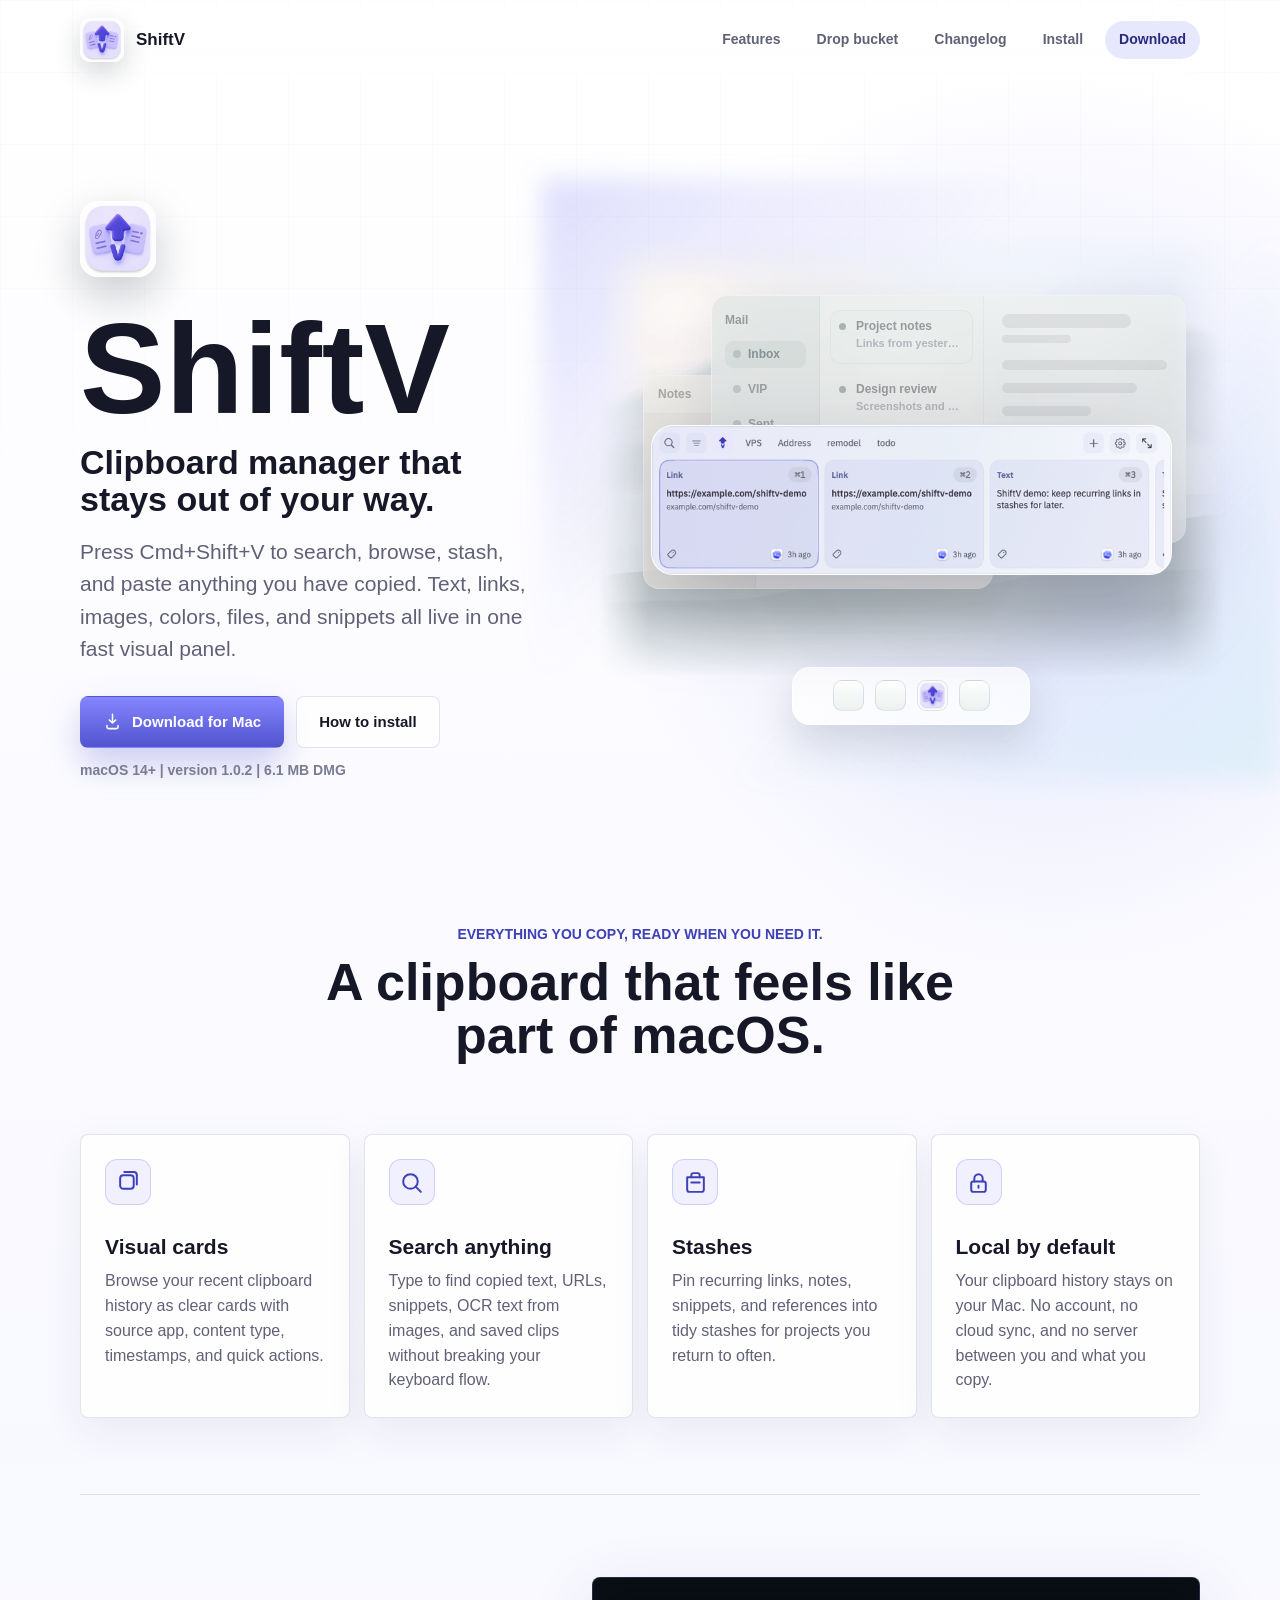
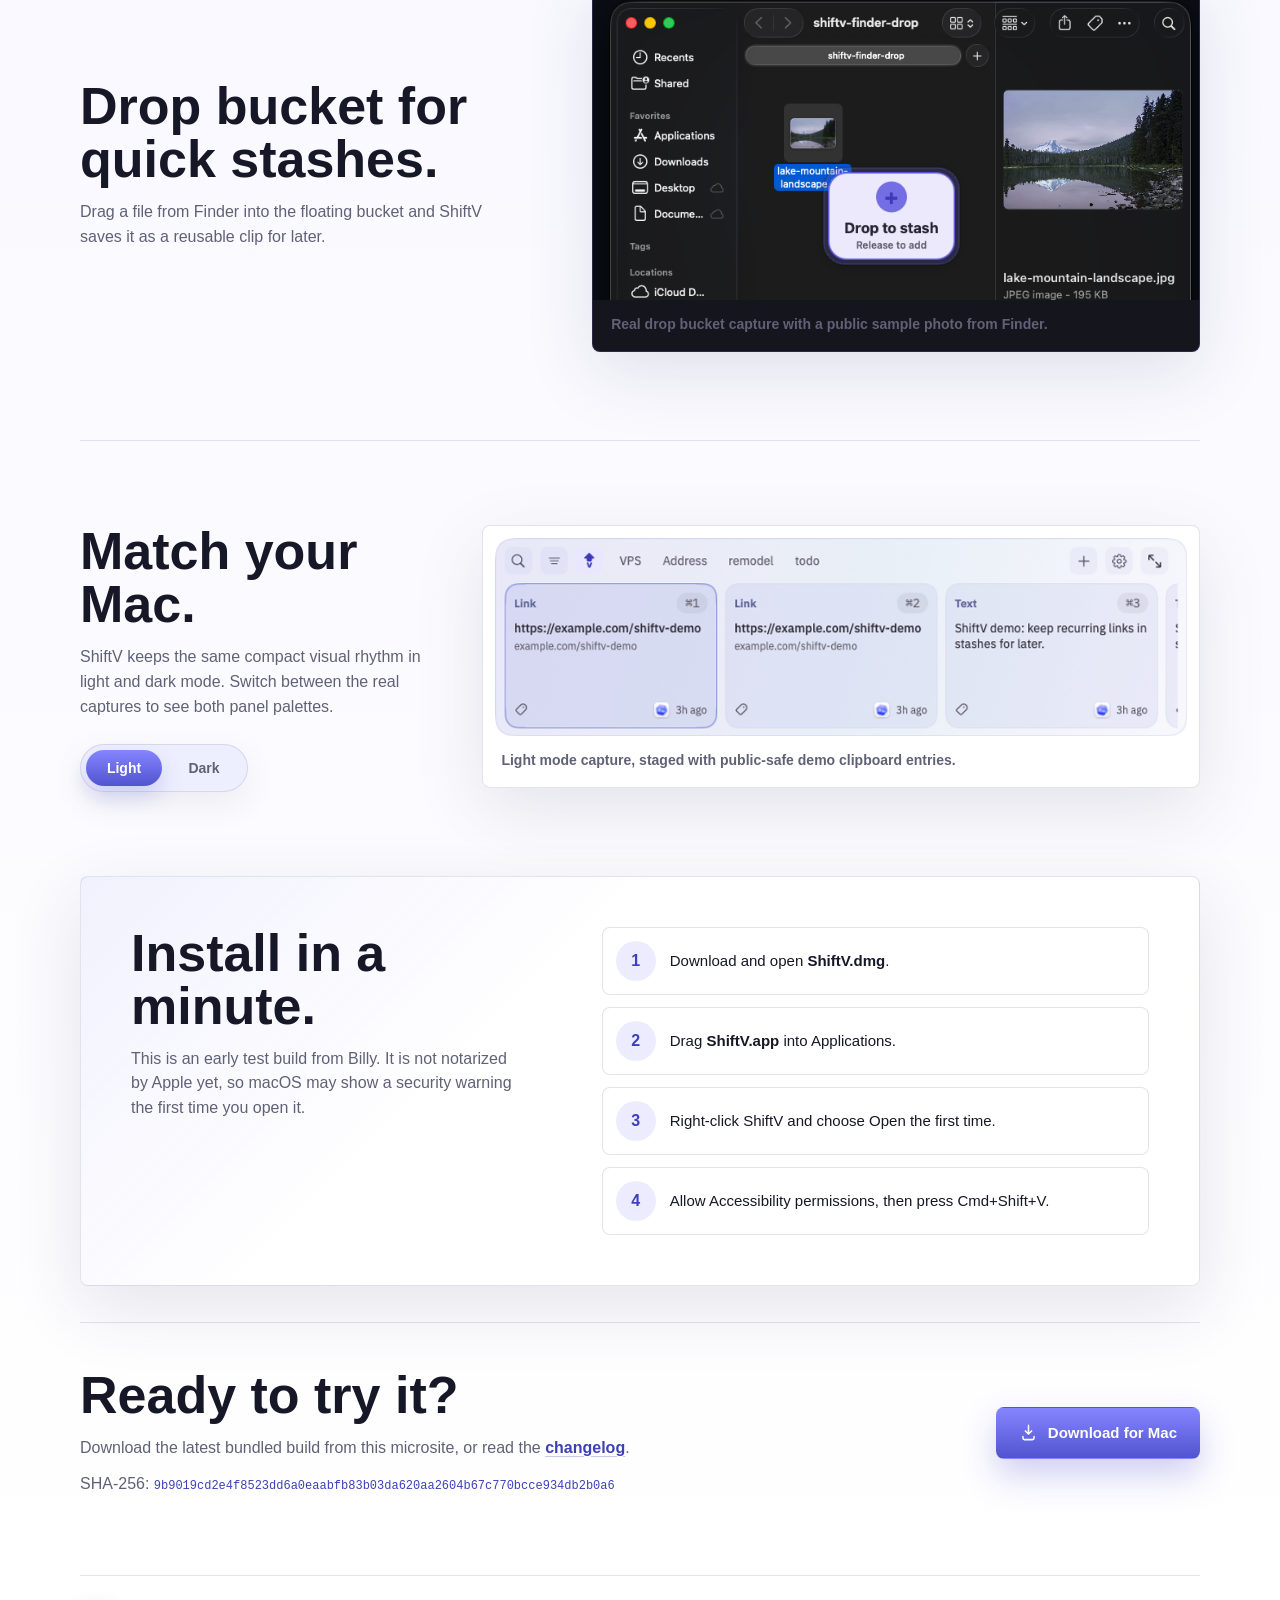
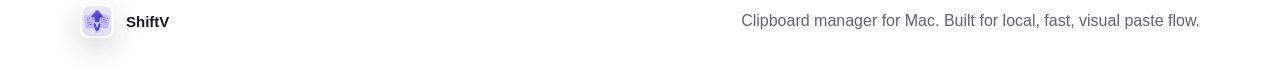
<file: index.html>
<!doctype html>
<html lang="en">
  <head>
    <meta charset="utf-8">
    <meta name="viewport" content="width=device-width, initial-scale=1">
    <title>ShiftV - Clipboard manager for Mac</title>
    <meta
      name="description"
      content="ShiftV is a local-first macOS clipboard manager with visual cards, search, stashes, and Cmd+Shift+V access."
    >
    <meta name="theme-color" content="#f7faf9">
    <meta property="og:title" content="ShiftV - Clipboard manager for Mac">
    <meta
      property="og:description"
      content="Search, browse, stash, and paste anything you have copied on your Mac."
    >
    <meta property="og:type" content="website">
    <link rel="icon" href="./assets/shiftv-icon.png?v=2">
    <link rel="apple-touch-icon" href="./assets/shiftv-icon.png?v=2">
    <link rel="stylesheet" href="./styles.css?v=18">
    <script src="./theme-toggle.js?v=3" defer></script>
  </head>
  <body>
    <header class="site-header" aria-label="Main navigation">
      <a class="brand" href="#top" aria-label="ShiftV home">
        <img src="./assets/shiftv-icon.png?v=2" alt="" width="44" height="44">
        <span>ShiftV</span>
      </a>
      <nav class="nav-links" aria-label="Page sections">
        <a href="#features">Features</a>
        <a href="#drop-bucket">Drop bucket</a>
        <a href="./changelog.html">Changelog</a>
        <a href="#install">Install</a>
        <a class="nav-download" href="./downloads/ShiftV.dmg" download>Download</a>
      </nav>
    </header>

    <main id="top">
      <section class="hero" aria-labelledby="hero-title">
        <div class="hero-copy">
          <img class="hero-icon" src="./assets/shiftv-icon.png?v=2" alt="" width="76" height="76">
          <h1 id="hero-title">ShiftV</h1>
          <p class="lede">Clipboard manager that stays out of your way.</p>
          <p class="hero-text">
            Press Cmd+Shift+V to search, browse, stash, and paste anything you have copied.
            Text, links, images, colors, files, and snippets all live in one fast visual panel.
          </p>
          <div class="hero-actions">
            <a class="button primary" href="./downloads/ShiftV.dmg" download>
              <svg aria-hidden="true" viewBox="0 0 24 24">
                <path d="M12 3v11m0 0 4-4m-4 4-4-4"></path>
                <path d="M5 17v2a2 2 0 0 0 2 2h10a2 2 0 0 0 2-2v-2"></path>
              </svg>
              Download for Mac
            </a>
            <a class="button secondary" href="#install">How to install</a>
          </div>
          <p class="download-meta">macOS 14+ | version 1.0.2 | 6.1 MB DMG</p>
        </div>

        <div class="hero-media" aria-label="ShiftV clipboard panel preview">
          <div class="screen-glow"></div>
          <div class="computer-stage">
            <div class="desktop-scene" aria-hidden="true">
              <div class="desktop-window mail-window">
                <div class="mail-sidebar">
                  <strong>Mail</strong>
                  <span class="mail-folder is-active">
                    <i></i>
                    <span>Inbox</span>
                  </span>
                  <span class="mail-folder">
                    <i></i>
                    <span>VIP</span>
                  </span>
                  <span class="mail-folder">
                    <i></i>
                    <span>Sent</span>
                  </span>
                </div>
                <div class="mail-list">
                  <article class="mail-message is-selected">
                    <span class="mail-dot"></span>
                    <div>
                      <strong>Project notes</strong>
                      <span>Links from yesterday</span>
                    </div>
                  </article>
                  <article class="mail-message">
                    <span class="mail-dot"></span>
                    <div>
                      <strong>Design review</strong>
                      <span>Screenshots and comments</span>
                    </div>
                  </article>
                  <article class="mail-message">
                    <span class="mail-dot"></span>
                    <div>
                      <strong>Receipt</strong>
                      <span>Order confirmation</span>
                    </div>
                  </article>
                </div>
                <div class="mail-preview">
                  <div class="mail-preview-header">
                    <span></span>
                    <span></span>
                  </div>
                  <i></i>
                  <i></i>
                  <i></i>
                </div>
              </div>
              <div class="desktop-window notes-window">
                <div class="notes-toolbar">
                  <strong>Notes</strong>
                  <span></span>
                  <span></span>
                </div>
                <div class="notes-body">
                  <div class="notes-list">
                    <span class="is-active"></span>
                    <span></span>
                    <span></span>
                  </div>
                  <div class="notes-page">
                    <strong>Launch checklist</strong>
                    <i></i>
                    <i></i>
                    <i></i>
                  </div>
                </div>
              </div>
            </div>
            <div class="panel-shell">
              <img
                src="./assets/shiftv-panel-light@2x.png"
                alt="Real ShiftV light mode clipboard panel with visual cards"
              >
            </div>
          </div>
          <div class="dock-strip" aria-hidden="true">
            <span class="dock-dot"></span>
            <span class="dock-dot"></span>
            <span class="dock-dot active"></span>
            <span class="dock-dot"></span>
          </div>
        </div>
      </section>

      <section class="promise" aria-labelledby="promise-title">
        <p class="section-kicker">Everything you copy, ready when you need it.</p>
        <h2 id="promise-title">A clipboard that feels like part of macOS.</h2>
      </section>

      <section class="feature-layout" id="features" aria-label="ShiftV features">
        <article class="feature-card">
          <div class="feature-icon" aria-hidden="true">
            <svg viewBox="0 0 24 24">
              <rect x="4" y="5" width="13" height="13" rx="3"></rect>
              <path d="M8 2h9a3 3 0 0 1 3 3v9"></path>
            </svg>
          </div>
          <h3>Visual cards</h3>
          <p>
            Browse your recent clipboard history as clear cards with source app, content type,
            timestamps, and quick actions.
          </p>
        </article>

        <article class="feature-card">
          <div class="feature-icon" aria-hidden="true">
            <svg viewBox="0 0 24 24">
              <circle cx="11" cy="11" r="7"></circle>
              <path d="m16 16 5 5"></path>
            </svg>
          </div>
          <h3>Search anything</h3>
          <p>
            Type to find copied text, URLs, snippets, OCR text from images, and saved clips
            without breaking your keyboard flow.
          </p>
        </article>

        <article class="feature-card">
          <div class="feature-icon" aria-hidden="true">
            <svg viewBox="0 0 24 24">
              <path d="M4 7h16v12a2 2 0 0 1-2 2H6a2 2 0 0 1-2-2Z"></path>
              <path d="M8 7V5a2 2 0 0 1 2-2h4a2 2 0 0 1 2 2v2"></path>
              <path d="M8 12h8"></path>
            </svg>
          </div>
          <h3>Stashes</h3>
          <p>
            Pin recurring links, notes, snippets, and references into tidy stashes for projects
            you return to often.
          </p>
        </article>

        <article class="feature-card">
          <div class="feature-icon" aria-hidden="true">
            <svg viewBox="0 0 24 24">
              <rect x="5" y="11" width="14" height="10" rx="2"></rect>
              <path d="M8 11V8a4 4 0 0 1 8 0v3"></path>
              <path d="M12 15v2"></path>
            </svg>
          </div>
          <h3>Local by default</h3>
          <p>
            Your clipboard history stays on your Mac. No account, no cloud sync, and no server
            between you and what you copy.
          </p>
        </article>
      </section>

      <section class="bucket-showcase" id="drop-bucket" aria-labelledby="bucket-title">
        <div class="bucket-copy">
          <h2 id="bucket-title">Drop bucket for quick stashes.</h2>
          <p>
            Drag a file from Finder into the floating bucket and ShiftV saves it as a reusable
            clip for later.
          </p>
        </div>

        <figure class="bucket-capture">
          <img
            src="./assets/drop-bucket-finder.png"
            alt="A real ShiftV drop bucket appearing beside a landscape photo dragged from Finder"
          >
          <figcaption>Real drop bucket capture with a public sample photo from Finder.</figcaption>
        </figure>
      </section>

      <section class="showcase theme-showcase" aria-labelledby="theme-title">
        <div class="showcase-copy">
          <h2 id="theme-title">Match your Mac.</h2>
          <p>
            ShiftV keeps the same compact visual rhythm in light and dark mode. Switch between
            the real captures to see both panel palettes.
          </p>
          <div class="theme-toggle" role="group" aria-label="Preview ShiftV appearance">
            <button class="is-active" type="button" data-theme-option="light" aria-pressed="true">Light</button>
            <button type="button" data-theme-option="dark" aria-pressed="false">Dark</button>
          </div>
        </div>
        <figure class="real-capture theme-preview" data-active-theme="light">
          <div class="theme-image-stack">
            <img
              class="theme-image is-active"
              data-theme-image="light"
              src="./assets/shiftv-panel-light@2x.png"
              alt="Real ShiftV panel capture in light mode"
            >
            <img
              class="theme-image"
              data-theme-image="dark"
              src="./assets/shiftv-panel-dark.png"
              alt="Real ShiftV panel capture in dark mode"
            >
          </div>
          <figcaption data-theme-caption>Light mode capture, staged with public-safe demo clipboard entries.</figcaption>
        </figure>
      </section>

      <section class="install" id="install" aria-labelledby="install-title">
        <div class="install-copy">
          <h2 id="install-title">Install in a minute.</h2>
          <p>
            This is an early test build from Billy. It is not notarized by Apple yet, so macOS
            may show a security warning the first time you open it.
          </p>
        </div>
        <ol class="steps">
          <li>
            <span>1</span>
            <p>Download and open <strong>ShiftV.dmg</strong>.</p>
          </li>
          <li>
            <span>2</span>
            <p>Drag <strong>ShiftV.app</strong> into Applications.</p>
          </li>
          <li>
            <span>3</span>
            <p>Right-click ShiftV and choose Open the first time.</p>
          </li>
          <li>
            <span>4</span>
            <p>Allow Accessibility permissions, then press Cmd+Shift+V.</p>
          </li>
        </ol>
      </section>

      <section class="download-panel" aria-labelledby="download-title">
        <div>
          <h2 id="download-title">Ready to try it?</h2>
          <p>
            Download the latest bundled build from this microsite, or read the
            <a class="inline-link" href="./changelog.html">changelog</a>.
          </p>
          <p class="checksum">
              SHA-256: <code>9b9019cd2e4f8523dd6a0eaabfb83b03da620aa2604b67c770bcce934db2b0a6</code>
          </p>
        </div>
        <a class="button primary" href="./downloads/ShiftV.dmg" download>
          <svg aria-hidden="true" viewBox="0 0 24 24">
            <path d="M12 3v11m0 0 4-4m-4 4-4-4"></path>
            <path d="M5 17v2a2 2 0 0 0 2 2h10a2 2 0 0 0 2-2v-2"></path>
          </svg>
          Download for Mac
        </a>
      </section>
    </main>

    <footer class="site-footer">
      <a class="brand small" href="#top" aria-label="ShiftV home">
        <img src="./assets/shiftv-icon.png?v=2" alt="" width="34" height="34">
        <span>ShiftV</span>
      </a>
      <p>Clipboard manager for Mac. Built for local, fast, visual paste flow.</p>
    </footer>
  </body>
</html>
</file>
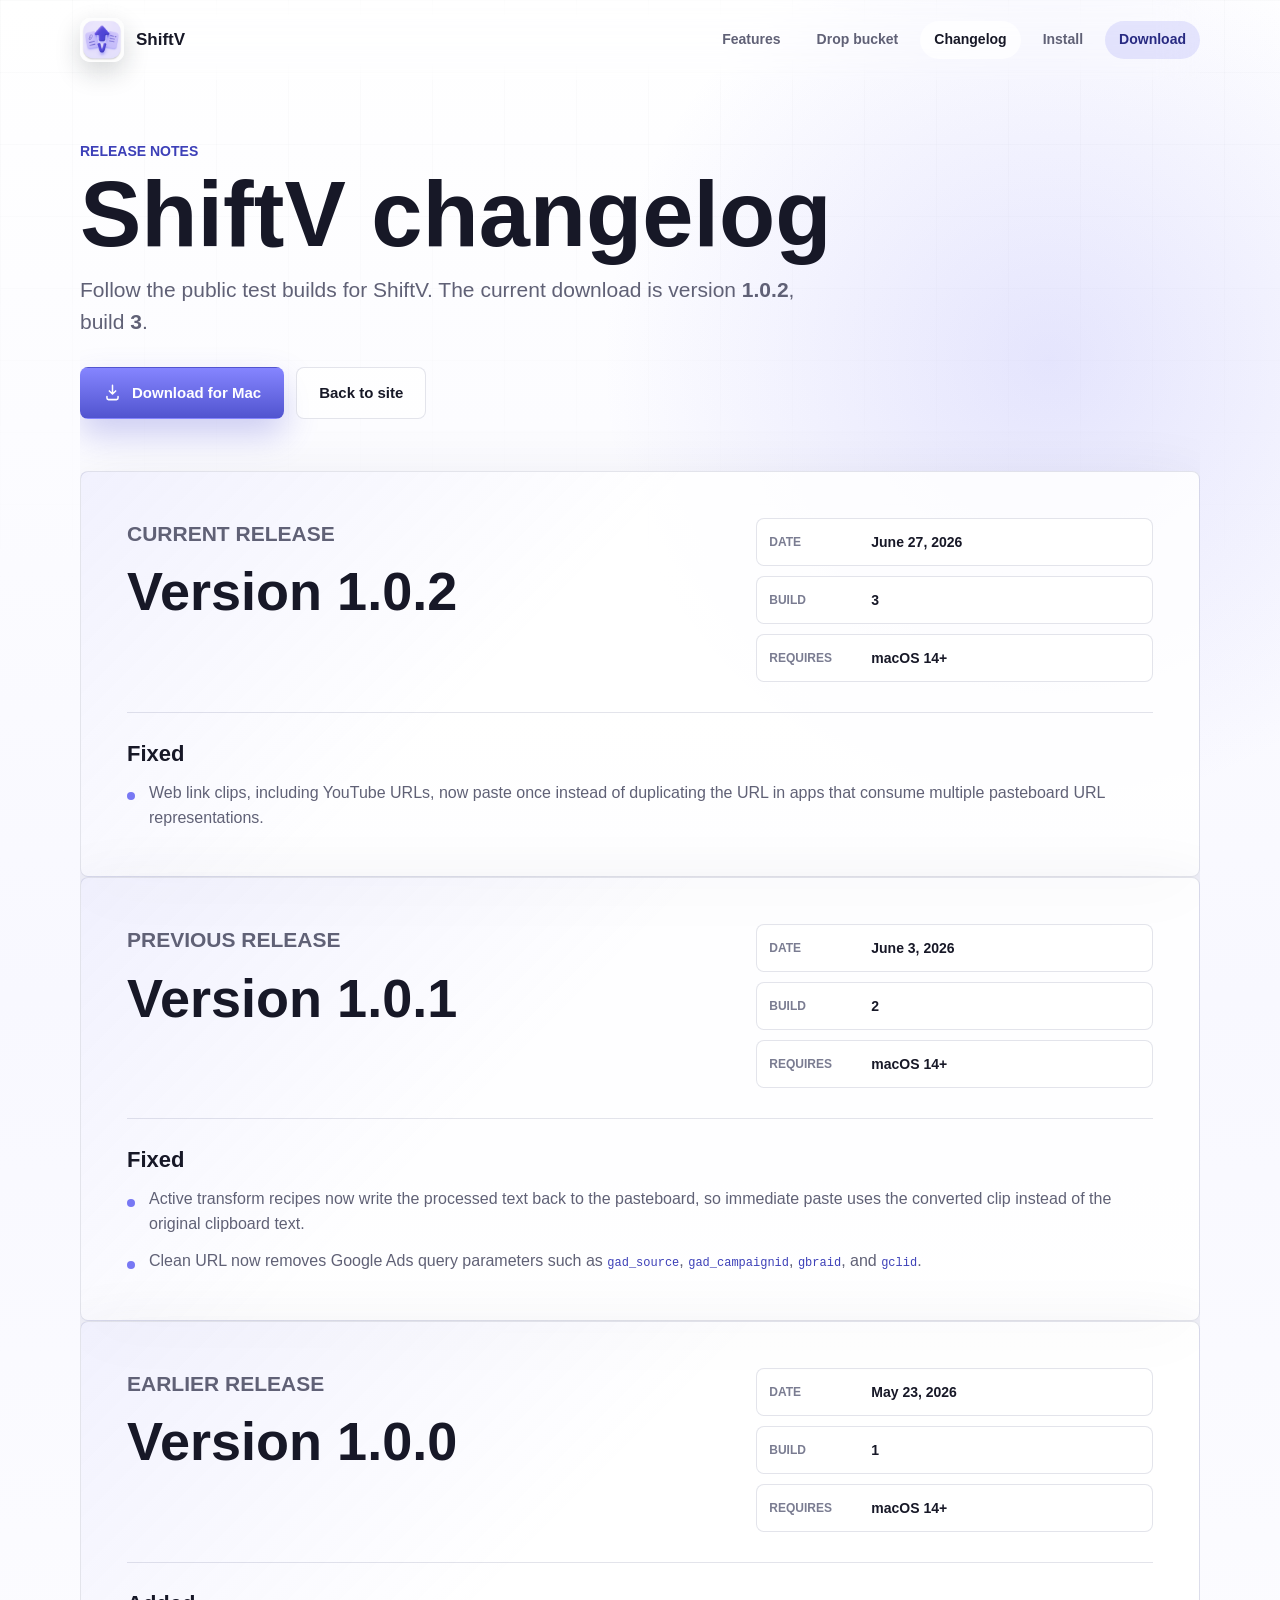
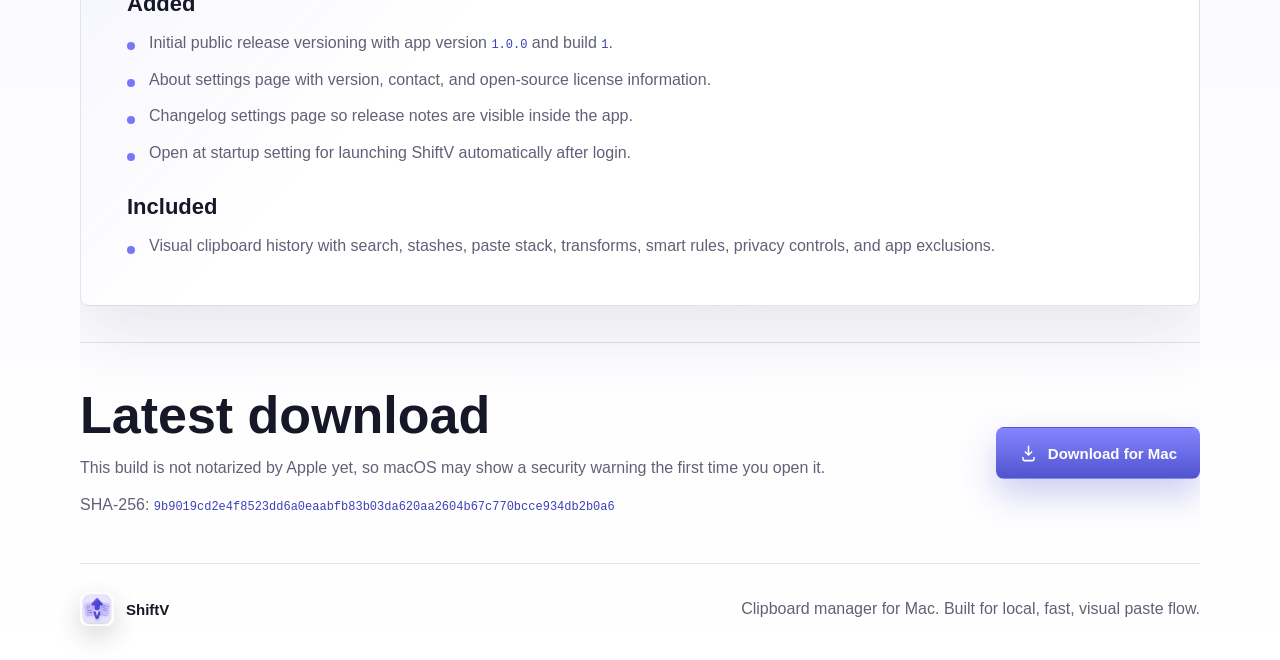
<file: changelog.html>
<!doctype html>
<html lang="en">
  <head>
    <meta charset="utf-8">
    <meta name="viewport" content="width=device-width, initial-scale=1">
    <title>ShiftV Changelog</title>
    <meta
      name="description"
      content="Release notes and version history for ShiftV, a local-first macOS clipboard manager."
    >
    <meta name="theme-color" content="#f7faf9">
    <meta property="og:title" content="ShiftV Changelog">
    <meta
      property="og:description"
      content="See what changed in the latest ShiftV build for Mac."
    >
    <meta property="og:type" content="website">
    <link rel="icon" href="./assets/shiftv-icon.png?v=2">
    <link rel="apple-touch-icon" href="./assets/shiftv-icon.png?v=2">
    <link rel="stylesheet" href="./styles.css?v=18">
  </head>
  <body>
    <header class="site-header" aria-label="Main navigation">
      <a class="brand" href="./index.html" aria-label="ShiftV home">
        <img src="./assets/shiftv-icon.png?v=2" alt="" width="44" height="44">
        <span>ShiftV</span>
      </a>
      <nav class="nav-links" aria-label="Page sections">
        <a href="./index.html#features">Features</a>
        <a href="./index.html#drop-bucket">Drop bucket</a>
        <a href="./changelog.html" aria-current="page">Changelog</a>
        <a href="./index.html#install">Install</a>
        <a class="nav-download" href="./downloads/ShiftV.dmg" download>Download</a>
      </nav>
    </header>

    <main class="release-page">
      <section class="changelog-hero" aria-labelledby="changelog-title">
        <p class="section-kicker">Release notes</p>
        <h1 id="changelog-title">ShiftV changelog</h1>
        <p>
          Follow the public test builds for ShiftV. The current download is version
          <strong>1.0.2</strong>, build <strong>3</strong>.
        </p>
        <div class="release-actions">
          <a class="button primary" href="./downloads/ShiftV.dmg" download>
            <svg aria-hidden="true" viewBox="0 0 24 24">
              <path d="M12 3v11m0 0 4-4m-4 4-4-4"></path>
              <path d="M5 17v2a2 2 0 0 0 2 2h10a2 2 0 0 0 2-2v-2"></path>
            </svg>
            Download for Mac
          </a>
          <a class="button secondary" href="./index.html">Back to site</a>
        </div>
      </section>

      <section class="changelog-card" aria-labelledby="release-102">
        <div class="release-heading">
          <div>
            <p class="section-kicker">Current release</p>
            <h2 id="release-102">Version 1.0.2</h2>
          </div>
          <dl class="release-meta">
            <div>
              <dt>Date</dt>
              <dd>June 27, 2026</dd>
            </div>
            <div>
              <dt>Build</dt>
              <dd>3</dd>
            </div>
            <div>
              <dt>Requires</dt>
              <dd>macOS 14+</dd>
            </div>
          </dl>
        </div>

        <div class="release-section">
          <h3>Fixed</h3>
          <ul class="release-list">
            <li>Web link clips, including YouTube URLs, now paste once instead of duplicating the URL in apps that consume multiple pasteboard URL representations.</li>
          </ul>
        </div>
      </section>

      <section class="changelog-card" aria-labelledby="release-101">
        <div class="release-heading">
          <div>
            <p class="section-kicker">Previous release</p>
            <h2 id="release-101">Version 1.0.1</h2>
          </div>
          <dl class="release-meta">
            <div>
              <dt>Date</dt>
              <dd>June 3, 2026</dd>
            </div>
            <div>
              <dt>Build</dt>
              <dd>2</dd>
            </div>
            <div>
              <dt>Requires</dt>
              <dd>macOS 14+</dd>
            </div>
          </dl>
        </div>

        <div class="release-section">
          <h3>Fixed</h3>
          <ul class="release-list">
            <li>Active transform recipes now write the processed text back to the pasteboard, so immediate paste uses the converted clip instead of the original clipboard text.</li>
            <li>Clean URL now removes Google Ads query parameters such as <code>gad_source</code>, <code>gad_campaignid</code>, <code>gbraid</code>, and <code>gclid</code>.</li>
          </ul>
        </div>
      </section>

      <section class="changelog-card" aria-labelledby="release-100">
        <div class="release-heading">
          <div>
            <p class="section-kicker">Earlier release</p>
            <h2 id="release-100">Version 1.0.0</h2>
          </div>
          <dl class="release-meta">
            <div>
              <dt>Date</dt>
              <dd>May 23, 2026</dd>
            </div>
            <div>
              <dt>Build</dt>
              <dd>1</dd>
            </div>
            <div>
              <dt>Requires</dt>
              <dd>macOS 14+</dd>
            </div>
          </dl>
        </div>

        <div class="release-section">
          <h3>Added</h3>
          <ul class="release-list">
            <li>Initial public release versioning with app version <code>1.0.0</code> and build <code>1</code>.</li>
            <li>About settings page with version, contact, and open-source license information.</li>
            <li>Changelog settings page so release notes are visible inside the app.</li>
            <li>Open at startup setting for launching ShiftV automatically after login.</li>
          </ul>
        </div>

        <div class="release-section">
          <h3>Included</h3>
          <ul class="release-list">
            <li>Visual clipboard history with search, stashes, paste stack, transforms, smart rules, privacy controls, and app exclusions.</li>
          </ul>
        </div>
      </section>

      <section class="download-panel compact" aria-labelledby="download-title">
        <div>
          <h2 id="download-title">Latest download</h2>
          <p>This build is not notarized by Apple yet, so macOS may show a security warning the first time you open it.</p>
          <p class="checksum">
            SHA-256: <code>9b9019cd2e4f8523dd6a0eaabfb83b03da620aa2604b67c770bcce934db2b0a6</code>
          </p>
        </div>
        <a class="button primary" href="./downloads/ShiftV.dmg" download>
          <svg aria-hidden="true" viewBox="0 0 24 24">
            <path d="M12 3v11m0 0 4-4m-4 4-4-4"></path>
            <path d="M5 17v2a2 2 0 0 0 2 2h10a2 2 0 0 0 2-2v-2"></path>
          </svg>
          Download for Mac
        </a>
      </section>
    </main>

    <footer class="site-footer">
      <a class="brand small" href="./index.html" aria-label="ShiftV home">
        <img src="./assets/shiftv-icon.png?v=2" alt="" width="34" height="34">
        <span>ShiftV</span>
      </a>
      <p>Clipboard manager for Mac. Built for local, fast, visual paste flow.</p>
    </footer>
  </body>
</html>
</file>
<file: styles.css>
:root {
  color-scheme: light;
  --bg: #f8f8ff;
  --bg-strong: #eef0ff;
  --text: #171827;
  --muted: #606176;
  --faint: #7a7c91;
  --line: rgba(61, 63, 111, 0.14);
  --line-strong: rgba(61, 63, 111, 0.22);
  --surface: rgba(255, 255, 255, 0.78);
  --surface-solid: #ffffff;
  --dark: #252735;
  --accent: #7878f4;
  --accent-dark: #3d40b8;
  --accent-soft: #e8eaff;
  --cyan: #8fd9e8;
  --warm: #b58df4;
  --shadow-soft: 0 22px 70px rgba(47, 48, 88, 0.12);
  --shadow-panel: 0 28px 90px rgba(35, 36, 61, 0.26);
  --radius: 8px;
  --radius-lg: 18px;
  --content: min(1120px, calc(100vw - 40px));
}

* {
  box-sizing: border-box;
}

html {
  scroll-behavior: smooth;
}

body {
  margin: 0;
  background:
    radial-gradient(circle at 82% 16%, rgba(120, 120, 244, 0.18), transparent 28rem),
    linear-gradient(180deg, #ffffff 0%, var(--bg) 44%, #ffffff 100%);
  color: var(--text);
  font-family: -apple-system, BlinkMacSystemFont, "SF Pro Display", "SF Pro Text", Inter, sans-serif;
  letter-spacing: 0;
}

body::before {
  position: fixed;
  inset: 0;
  z-index: -1;
  pointer-events: none;
  content: "";
  background-image:
    linear-gradient(rgba(21, 31, 40, 0.035) 1px, transparent 1px),
    linear-gradient(90deg, rgba(21, 31, 40, 0.035) 1px, transparent 1px);
  background-size: 72px 72px;
  mask-image: linear-gradient(180deg, rgba(0, 0, 0, 0.55), transparent 68%);
}

img {
  display: block;
  max-width: 100%;
}

a {
  color: inherit;
  text-decoration: none;
}

svg {
  display: block;
  width: 1em;
  height: 1em;
  fill: none;
  stroke: currentColor;
  stroke-linecap: round;
  stroke-linejoin: round;
  stroke-width: 1.9;
}

.site-header {
  position: sticky;
  top: 0;
  z-index: 20;
  display: flex;
  align-items: center;
  justify-content: space-between;
  width: var(--content);
  margin: 0 auto;
  padding: 18px 0;
  backdrop-filter: blur(18px);
}

.brand {
  display: inline-flex;
  align-items: center;
  gap: 12px;
  color: var(--text);
  font-size: 17px;
  font-weight: 750;
}

.brand img {
  border-radius: 10px;
  box-shadow: 0 10px 26px rgba(22, 32, 39, 0.18);
}

.brand.small {
  font-size: 15px;
}

.brand.small img {
  border-radius: 8px;
}

.nav-links {
  display: flex;
  align-items: center;
  gap: 8px;
  font-size: 14px;
  font-weight: 680;
  color: var(--muted);
}

.nav-links a {
  min-height: 38px;
  padding: 10px 14px;
  border-radius: 999px;
}

.nav-links a:hover {
  color: var(--text);
  background: rgba(255, 255, 255, 0.72);
}

.nav-links .nav-download {
  color: #282a82;
  background: rgba(120, 120, 244, 0.17);
}

.nav-links a[aria-current="page"] {
  color: var(--text);
  background: rgba(255, 255, 255, 0.72);
}

main {
  overflow: hidden;
}

.hero {
  display: grid;
  grid-template-columns: minmax(0, 0.88fr) minmax(440px, 1.12fr);
  gap: clamp(36px, 7vw, 92px);
  align-items: center;
  width: var(--content);
  min-height: calc(100vh - 72px);
  margin: 0 auto;
  padding: clamp(44px, 7vh, 84px) 0 72px;
}

.hero-copy {
  position: relative;
  z-index: 2;
}

.hero-icon {
  width: 76px;
  height: 76px;
  margin-bottom: 34px;
  border-radius: 18px;
  box-shadow: 0 18px 44px rgba(15, 24, 30, 0.22);
}

h1,
h2,
h3,
p {
  margin-top: 0;
}

h1 {
  max-width: 8ch;
  margin-bottom: 18px;
  font-size: clamp(72px, 11vw, 128px);
  font-weight: 820;
  line-height: 0.9;
  letter-spacing: 0;
}

.lede {
  max-width: 520px;
  margin-bottom: 18px;
  font-size: clamp(24px, 3vw, 34px);
  font-weight: 770;
  line-height: 1.08;
  letter-spacing: 0;
}

.hero-text {
  max-width: 560px;
  margin-bottom: 30px;
  color: var(--muted);
  font-size: clamp(17px, 2vw, 21px);
  line-height: 1.55;
}

.hero-actions {
  display: flex;
  flex-wrap: wrap;
  gap: 12px;
  align-items: center;
}

.button {
  display: inline-flex;
  align-items: center;
  justify-content: center;
  min-height: 52px;
  gap: 10px;
  padding: 0 22px;
  border: 1px solid transparent;
  border-radius: var(--radius);
  font-size: 15px;
  font-weight: 780;
  line-height: 1;
  transition:
    transform 180ms ease,
    box-shadow 180ms ease,
    border-color 180ms ease,
    background 180ms ease;
}

.button:hover {
  transform: translateY(-1px);
}

.button.primary {
  color: white;
  background: linear-gradient(180deg, #8585ff, #5154cf);
  box-shadow: 0 16px 34px rgba(81, 84, 207, 0.28);
}

.button.primary:hover {
  box-shadow: 0 20px 42px rgba(81, 84, 207, 0.34);
}

.button.secondary {
  color: var(--text);
  background: rgba(255, 255, 255, 0.72);
  border-color: var(--line);
}

.button svg {
  width: 19px;
  height: 19px;
}

.download-meta {
  margin: 14px 0 0;
  color: var(--faint);
  font-size: 14px;
  font-weight: 610;
}

.inline-link {
  color: var(--accent-dark);
  font-weight: 760;
  text-decoration: underline;
  text-decoration-color: rgba(61, 64, 184, 0.28);
  text-underline-offset: 3px;
}

.hero-media {
  position: relative;
  min-width: 0;
}

.screen-glow {
  position: absolute;
  inset: -16% -14% -12%;
  z-index: 0;
  background:
    linear-gradient(135deg, rgba(120, 120, 244, 0.24), transparent 38%),
    linear-gradient(315deg, rgba(143, 217, 232, 0.22), transparent 42%),
    radial-gradient(circle at 48% 50%, rgba(255, 255, 255, 0.88), transparent 38%);
  filter: blur(12px);
}

.computer-stage {
  position: relative;
  min-height: 440px;
  padding: 42px 28px 72px;
}

.desktop-scene {
  position: absolute;
  inset: -18px -24px 18px;
  z-index: 1;
  overflow: visible;
  border: 0;
  border-radius: 0;
  background:
    linear-gradient(180deg, rgba(255, 255, 255, 0.22), rgba(245, 247, 255, 0.46)),
    url("./assets/hero-landscape-bg.png") center / cover;
  box-shadow: none;
  filter: saturate(0.82) contrast(0.94) brightness(1.04);
  mask-image:
    linear-gradient(90deg, transparent 0, #000 8%, #000 92%, transparent 100%),
    linear-gradient(180deg, transparent 0, #000 10%, #000 84%, transparent 100%);
  mask-composite: intersect;
}

.desktop-scene::before {
  position: absolute;
  inset: 0;
  content: "";
  background:
    radial-gradient(circle at 70% 20%, rgba(255, 255, 255, 0.44), transparent 22rem),
    linear-gradient(115deg, rgba(255, 255, 255, 0.26), transparent 42%);
  pointer-events: none;
  z-index: 0;
}

.desktop-scene::after {
  position: absolute;
  right: -12%;
  bottom: -24%;
  width: 58%;
  height: 68%;
  content: "";
  background: radial-gradient(circle, rgba(120, 120, 244, 0.12), transparent 68%);
  pointer-events: none;
  z-index: 0;
}

.desktop-window {
  position: absolute;
  display: grid;
  z-index: 2;
  overflow: hidden;
  border: 1px solid rgba(255, 255, 255, 0.46);
  border-radius: 16px;
  box-shadow: 0 16px 44px rgba(47, 48, 88, 0.1);
  filter: saturate(0.58) contrast(0.86) brightness(1.04);
  backdrop-filter: blur(20px) saturate(0.7);
}

.mail-window {
  top: 58px;
  right: 38px;
  z-index: 3;
  grid-template-columns: 108px minmax(140px, 0.9fr) minmax(160px, 1.1fr);
  width: min(560px, 76%);
  height: 248px;
  background: rgba(232, 240, 237, 0.5);
}

.notes-window {
  top: 138px;
  left: 44px;
  grid-template-rows: 38px minmax(0, 1fr);
  width: min(410px, 56%);
  height: 214px;
  background: rgba(248, 242, 231, 0.48);
  box-shadow: 0 14px 38px rgba(79, 65, 43, 0.08);
}

.mail-sidebar {
  display: grid;
  align-content: start;
  gap: 8px;
  padding: 17px 13px;
  background: rgba(221, 234, 229, 0.52);
  border-right: 1px solid rgba(54, 90, 83, 0.07);
}

.mail-sidebar strong {
  margin-bottom: 6px;
  color: rgba(23, 24, 39, 0.42);
  font-size: 12px;
  font-weight: 780;
}

.mail-folder {
  display: flex;
  align-items: center;
  min-height: 27px;
  gap: 7px;
  padding: 0 8px;
  border-radius: 8px;
  color: rgba(23, 24, 39, 0.38);
  font-size: 12px;
  font-weight: 670;
}

.mail-folder.is-active {
  color: rgba(66, 108, 114, 0.72);
  background: rgba(126, 164, 158, 0.12);
}

.mail-folder i {
  flex: 0 0 auto;
  width: 8px;
  height: 8px;
  border-radius: 50%;
  background: rgba(92, 136, 130, 0.32);
}

.mail-list {
  display: grid;
  align-content: start;
  gap: 9px;
  padding: 14px 10px;
  background: rgba(246, 250, 248, 0.42);
  border-right: 1px solid rgba(54, 90, 83, 0.06);
}

.mail-message {
  display: grid;
  grid-template-columns: 9px minmax(0, 1fr);
  align-items: start;
  gap: 8px;
  min-height: 54px;
  padding: 9px;
  border-radius: 10px;
  color: rgba(23, 24, 39, 0.34);
}

.mail-message.is-selected {
  background: rgba(226, 239, 237, 0.48);
  box-shadow: inset 0 0 0 1px rgba(92, 136, 130, 0.08);
}

.mail-dot {
  width: 7px;
  height: 7px;
  margin-top: 4px;
  border-radius: 50%;
  background: rgba(120, 157, 152, 0.72);
}

.mail-message strong,
.mail-message span {
  display: block;
  overflow: hidden;
  text-overflow: ellipsis;
  white-space: nowrap;
}

.mail-message strong {
  margin-bottom: 4px;
  color: rgba(23, 24, 39, 0.44);
  font-size: 12px;
  font-weight: 760;
}

.mail-message span {
  color: rgba(96, 97, 118, 0.44);
  font-size: 11px;
  font-weight: 560;
}

.mail-preview {
  display: grid;
  align-content: start;
  gap: 13px;
  padding: 18px 18px 0;
  background: rgba(250, 252, 251, 0.34);
}

.mail-preview-header {
  display: grid;
  gap: 7px;
  margin-bottom: 4px;
}

.mail-preview-header span,
.mail-preview i {
  display: block;
  border-radius: 999px;
  background: rgba(23, 24, 39, 0.08);
}

.mail-preview-header span:first-child {
  width: 78%;
  height: 14px;
}

.mail-preview-header span:last-child {
  width: 42%;
  height: 8px;
}

.mail-preview i {
  height: 10px;
}

.mail-preview i:nth-child(3) {
  width: 82%;
}

.mail-preview i:nth-child(4) {
  width: 54%;
}

.notes-toolbar {
  display: flex;
  align-items: center;
  gap: 8px;
  padding: 0 14px;
  border-bottom: 1px solid rgba(119, 92, 46, 0.06);
  background: rgba(250, 246, 235, 0.44);
}

.notes-toolbar strong {
  margin-right: auto;
  color: rgba(56, 47, 32, 0.4);
  font-size: 12px;
  font-weight: 780;
}

.notes-toolbar span {
  width: 18px;
  height: 18px;
  border-radius: 6px;
  background: rgba(189, 163, 112, 0.14);
}

.notes-body {
  display: grid;
  grid-template-columns: 112px minmax(0, 1fr);
  min-height: 0;
}

.notes-list {
  display: grid;
  align-content: start;
  gap: 10px;
  padding: 14px 12px;
  background: rgba(239, 228, 207, 0.28);
  border-right: 1px solid rgba(119, 92, 46, 0.05);
}

.notes-list span {
  height: 28px;
  border-radius: 9px;
  background: rgba(128, 111, 82, 0.08);
}

.notes-list span.is-active {
  background: rgba(204, 177, 121, 0.16);
  box-shadow: inset 0 0 0 1px rgba(150, 122, 72, 0.06);
}

.notes-page {
  display: grid;
  align-content: start;
  gap: 12px;
  padding: 17px;
  background: rgba(255, 252, 244, 0.32);
}

.notes-page strong {
  color: rgba(56, 47, 32, 0.42);
  font-size: 13px;
  font-weight: 780;
}

.notes-page i {
  display: block;
  height: 9px;
  border-radius: 999px;
  background: rgba(79, 65, 43, 0.08);
}

.notes-page i:nth-child(3) {
  width: 76%;
}

.notes-page i:nth-child(4) {
  width: 48%;
}

.panel-shell {
  position: relative;
  z-index: 5;
  width: min(760px, 100%);
  margin: 128px auto 0;
  border: 1px solid rgba(255, 255, 255, 0.52);
  border-radius: 22px;
  background: #ffffff;
  box-shadow: var(--shadow-panel);
}

.panel-shell img {
  width: 100%;
  border-radius: 21px;
  image-rendering: auto;
}

.dock-strip {
  position: relative;
  z-index: 4;
  display: flex;
  align-items: center;
  justify-content: center;
  gap: 11px;
  width: fit-content;
  min-width: 238px;
  height: 58px;
  margin: -28px auto 0;
  padding: 0 22px;
  border: 1px solid rgba(255, 255, 255, 0.78);
  border-radius: 18px;
  background: rgba(255, 255, 255, 0.76);
  box-shadow: 0 18px 42px rgba(35, 52, 60, 0.16);
  backdrop-filter: blur(18px);
}

.dock-dot {
  width: 31px;
  height: 31px;
  border: 1px solid var(--line);
  border-radius: 9px;
  background:
    linear-gradient(180deg, rgba(255, 255, 255, 0.92), rgba(233, 239, 236, 0.88)),
    var(--surface-solid);
}

.dock-dot.active {
  background-image: url("./assets/shiftv-icon.png?v=2");
  background-size: cover;
}

.promise {
  width: var(--content);
  margin: 0 auto;
  padding: 18px 0 28px;
  text-align: center;
}

.section-kicker {
  margin-bottom: 14px;
  color: var(--accent-dark);
  font-size: 14px;
  font-weight: 780;
  text-transform: uppercase;
}

.promise h2,
.showcase-copy h2,
.install h2,
.download-panel h2 {
  margin-bottom: 14px;
  font-size: clamp(32px, 5vw, 52px);
  font-weight: 810;
  line-height: 1.02;
  letter-spacing: 0;
}

.promise h2 {
  max-width: 720px;
  margin-right: auto;
  margin-left: auto;
}

.feature-layout {
  display: grid;
  grid-template-columns: repeat(4, minmax(0, 1fr));
  gap: 14px;
  width: var(--content);
  margin: 0 auto;
  padding: 30px 0 76px;
}

.feature-card {
  min-height: 282px;
  padding: 24px;
  border: 1px solid var(--line);
  border-radius: var(--radius);
  background: rgba(255, 255, 255, 0.76);
  box-shadow: 0 12px 40px rgba(47, 48, 88, 0.07);
}

.feature-icon {
  display: grid;
  place-items: center;
  width: 46px;
  height: 46px;
  margin-bottom: 30px;
  border: 1px solid rgba(120, 120, 244, 0.28);
  border-radius: 12px;
  color: var(--accent-dark);
  background: rgba(120, 120, 244, 0.1);
}

.feature-icon svg {
  width: 25px;
  height: 25px;
}

.feature-card h3 {
  margin-bottom: 10px;
  font-size: 21px;
  line-height: 1.15;
}

.feature-card p,
.showcase-copy p,
.bucket-copy p,
.install-copy p,
.download-panel p,
.site-footer p {
  margin-bottom: 0;
  color: var(--muted);
  font-size: 16px;
  line-height: 1.55;
}

.bucket-showcase {
  display: grid;
  grid-template-columns: minmax(280px, 0.42fr) minmax(0, 0.58fr);
  gap: clamp(30px, 6vw, 72px);
  align-items: center;
  width: var(--content);
  margin: 0 auto;
  padding: 82px 0 88px;
  border-top: 1px solid var(--line);
}

.bucket-copy h2 {
  margin-bottom: 14px;
  font-size: clamp(32px, 5vw, 52px);
  font-weight: 810;
  line-height: 1.02;
}

.bucket-capture {
  overflow: hidden;
  border: 1px solid rgba(120, 120, 244, 0.2);
  border-radius: var(--radius);
  background: #15161d;
  box-shadow: var(--shadow-soft);
}

.bucket-capture img {
  width: 100%;
  aspect-ratio: 743 / 395;
  object-fit: cover;
  object-position: center;
}

.showcase {
  display: grid;
  grid-template-columns: minmax(260px, 0.48fr) minmax(0, 1fr);
  gap: clamp(28px, 5vw, 58px);
  align-items: start;
  width: var(--content);
  margin: 0 auto;
  padding: 84px 0;
  border-top: 1px solid var(--line);
}

.showcase-copy {
  position: sticky;
  top: 104px;
}

.theme-toggle {
  display: inline-flex;
  gap: 4px;
  margin-top: 24px;
  padding: 5px;
  border: 1px solid var(--line);
  border-radius: 999px;
  background: rgba(232, 234, 255, 0.72);
  box-shadow: 0 12px 32px rgba(47, 48, 88, 0.08);
}

.theme-toggle button {
  min-width: 76px;
  min-height: 36px;
  padding: 0 16px;
  border: 0;
  border-radius: 999px;
  color: var(--muted);
  background: transparent;
  font: inherit;
  font-size: 14px;
  font-weight: 760;
  cursor: pointer;
}

.theme-toggle button.is-active {
  color: white;
  background: linear-gradient(180deg, #8585ff, #5154cf);
  box-shadow: 0 10px 22px rgba(81, 84, 207, 0.22);
}

figure {
  margin: 0;
  overflow: hidden;
  border: 1px solid var(--line);
  border-radius: var(--radius);
  background: var(--surface-solid);
  box-shadow: var(--shadow-soft);
  transition:
    background-color 180ms ease,
    border-color 180ms ease;
}

figure img {
  width: 100%;
  aspect-ratio: 824 / 236;
  object-fit: cover;
  object-position: top left;
}

.real-capture {
  align-self: start;
}

.theme-image-stack {
  position: relative;
  overflow: hidden;
  width: calc(100% - 24px);
  margin: 12px 12px 0;
  aspect-ratio: 801 / 229;
  border-radius: 8px;
  background: #ffffff;
  transition: background-color 180ms ease;
}

.theme-image-stack .theme-image {
  position: absolute;
  inset: 0;
  width: 100%;
  max-width: none;
  height: 100%;
  object-fit: cover;
  object-position: top left;
  opacity: 0;
  transition: opacity 180ms ease;
}

.theme-image-stack .theme-image.is-active {
  opacity: 1;
}

.theme-preview[data-active-theme="light"] .theme-image-stack {
  background: #ffffff;
}

.theme-preview[data-active-theme="dark"] {
  border-color: rgba(255, 255, 255, 0.08);
  background: #232532;
}

.theme-preview[data-active-theme="dark"] .theme-image-stack {
  background: #232532;
}

.theme-preview[data-active-theme="dark"] figcaption {
  color: #d7d8ea;
}

figcaption {
  padding: 15px 18px 17px;
  color: var(--muted);
  font-size: 14px;
  font-weight: 650;
  line-height: 1.35;
  transition: color 180ms ease;
}

.release-page {
  width: var(--content);
  margin: 0 auto;
  padding: clamp(36px, 7vh, 78px) 0 0;
}

.changelog-hero {
  max-width: 760px;
  padding-bottom: 52px;
}

.changelog-hero h1 {
  max-width: none;
  margin-bottom: 18px;
  font-size: clamp(54px, 8vw, 92px);
}

.changelog-hero p:not(.section-kicker),
.changelog-card p {
  color: var(--muted);
  font-size: clamp(17px, 2vw, 21px);
  line-height: 1.55;
}

.release-actions {
  display: flex;
  flex-wrap: wrap;
  gap: 12px;
  margin-top: 28px;
}

.changelog-card {
  padding: clamp(26px, 5vw, 46px);
  border: 1px solid var(--line);
  border-radius: var(--radius);
  background:
    linear-gradient(135deg, rgba(120, 120, 244, 0.1), transparent 40%),
    rgba(255, 255, 255, 0.84);
  box-shadow: var(--shadow-soft);
}

.release-heading {
  display: grid;
  grid-template-columns: minmax(0, 0.72fr) minmax(300px, 0.5fr);
  gap: clamp(24px, 5vw, 58px);
  align-items: start;
  padding-bottom: 30px;
  border-bottom: 1px solid var(--line);
}

.release-heading h2 {
  margin-bottom: 0;
  font-size: clamp(34px, 5vw, 54px);
  line-height: 1;
}

.release-meta {
  display: grid;
  gap: 10px;
  margin: 0;
}

.release-meta div {
  display: grid;
  grid-template-columns: 88px 1fr;
  gap: 14px;
  align-items: center;
  min-height: 48px;
  padding: 10px 12px;
  border: 1px solid var(--line);
  border-radius: var(--radius);
  background: rgba(255, 255, 255, 0.76);
}

.release-meta dt {
  color: var(--faint);
  font-size: 12px;
  font-weight: 780;
  text-transform: uppercase;
}

.release-meta dd {
  margin: 0;
  color: var(--text);
  font-size: 14px;
  font-weight: 720;
}

.release-section {
  padding-top: 28px;
}

.release-section h3 {
  margin-bottom: 14px;
  font-size: 22px;
}

.release-list {
  display: grid;
  gap: 12px;
  margin: 0;
  padding: 0;
  list-style: none;
}

.release-list li {
  position: relative;
  padding-left: 22px;
  color: var(--muted);
  font-size: 16px;
  line-height: 1.55;
}

.release-list li::before {
  position: absolute;
  top: 0.72em;
  left: 0;
  width: 8px;
  height: 8px;
  border-radius: 50%;
  background: var(--accent);
  content: "";
}

.install {
  display: grid;
  grid-template-columns: minmax(280px, 0.72fr) minmax(360px, 1fr);
  gap: clamp(28px, 6vw, 78px);
  width: var(--content);
  margin: 0 auto 22px;
  padding: clamp(30px, 5vw, 50px);
  border: 1px solid var(--line);
  border-radius: var(--radius);
  background:
    linear-gradient(135deg, rgba(120, 120, 244, 0.1), transparent 38%),
    rgba(255, 255, 255, 0.82);
  box-shadow: var(--shadow-soft);
}

.steps {
  display: grid;
  gap: 12px;
  margin: 0;
  padding: 0;
  list-style: none;
}

.steps li {
  display: grid;
  grid-template-columns: 40px 1fr;
  gap: 14px;
  align-items: center;
  min-height: 62px;
  padding: 13px;
  border: 1px solid var(--line);
  border-radius: var(--radius);
  background: rgba(255, 255, 255, 0.76);
}

.steps span {
  display: grid;
  place-items: center;
  width: 40px;
  height: 40px;
  border-radius: 50%;
  color: var(--accent-dark);
  background: rgba(120, 120, 244, 0.14);
  font-weight: 820;
}

.steps p {
  margin: 0;
  color: var(--text);
  font-size: 15px;
  line-height: 1.4;
}

.download-panel {
  display: flex;
  gap: 24px;
  align-items: center;
  justify-content: space-between;
  width: var(--content);
  margin: 36px auto 0;
  padding: clamp(28px, 5vw, 46px) 0 78px;
  border-top: 1px solid var(--line);
}

.download-panel.compact {
  padding-bottom: 46px;
}

.checksum {
  margin-top: 12px;
}

code {
  display: inline-block;
  max-width: min(100%, 600px);
  overflow-wrap: anywhere;
  color: #3d40b8;
  font-family: "SF Mono", SFMono-Regular, ui-monospace, Menlo, Consolas, monospace;
  font-size: 12px;
}

.site-footer {
  display: flex;
  align-items: center;
  justify-content: space-between;
  width: var(--content);
  margin: 0 auto;
  padding: 28px 0 34px;
  border-top: 1px solid var(--line);
}

.site-footer p {
  max-width: 520px;
  text-align: right;
}

@media (max-width: 980px) {
  .hero {
    grid-template-columns: 1fr;
    min-height: auto;
    padding-top: 38px;
  }

  .hero-copy {
    max-width: 720px;
  }

  .panel-shell {
    width: min(100%, 760px);
    margin: 124px auto 0;
    transform: none;
  }

  .feature-layout {
    grid-template-columns: repeat(2, minmax(0, 1fr));
  }

  .showcase,
  .bucket-showcase,
  .install,
  .release-heading {
    grid-template-columns: 1fr;
  }

  .bucket-copy {
    max-width: 680px;
  }

  .showcase-copy {
    position: static;
  }

  .download-panel,
  .site-footer {
    align-items: flex-start;
    flex-direction: column;
  }

  .site-footer p {
    text-align: left;
  }
}

@media (max-width: 640px) {
  :root {
    --content: min(100vw - 28px, 1120px);
  }

  .site-header {
    position: static;
    padding: 14px 0;
  }

  .nav-links a:not(.nav-download) {
    display: none;
  }

  .hero {
    padding: 28px 0 52px;
  }

  .computer-stage {
    min-height: 292px;
    padding: 22px 0 50px;
  }

  .desktop-scene {
    inset: 0 0 28px;
    mask-image:
      linear-gradient(90deg, transparent 0, #000 5%, #000 95%, transparent 100%),
      linear-gradient(180deg, transparent 0, #000 6%, #000 88%, transparent 100%);
  }

  .desktop-window {
    border-radius: 12px;
  }

  .mail-window {
    top: 46px;
    right: 14px;
    grid-template-columns: 58px 1fr;
    width: 82%;
    height: 148px;
  }

  .notes-window {
    top: 116px;
    left: 16px;
    grid-template-rows: 31px minmax(0, 1fr);
    width: 62%;
    height: 126px;
    border-radius: 12px;
  }

  .mail-sidebar {
    gap: 7px;
    padding: 13px 9px;
  }

  .mail-sidebar strong,
  .mail-folder span {
    display: none;
  }

  .mail-folder {
    justify-content: center;
    min-height: 22px;
    padding: 0;
  }

  .mail-folder i {
    height: 8px;
    width: 8px;
  }

  .mail-list {
    gap: 7px;
    padding: 10px 9px;
  }

  .mail-message {
    min-height: 36px;
    padding: 7px;
    border-radius: 8px;
  }

  .mail-message strong {
    margin-bottom: 3px;
    font-size: 10px;
  }

  .mail-message span {
    font-size: 9px;
  }

  .mail-preview {
    display: none;
  }

  .notes-toolbar {
    padding: 0 10px;
  }

  .notes-toolbar strong {
    font-size: 10px;
  }

  .notes-toolbar span {
    width: 14px;
    height: 14px;
    border-radius: 5px;
  }

  .notes-body {
    grid-template-columns: 52px minmax(0, 1fr);
  }

  .notes-list {
    gap: 7px;
    padding: 10px 8px;
  }

  .notes-list span {
    height: 18px;
    border-radius: 7px;
  }

  .notes-page {
    gap: 8px;
    padding: 11px;
  }

  .notes-page strong {
    font-size: 10px;
  }

  .notes-page i {
    height: 7px;
  }

  .hero-icon {
    width: 62px;
    height: 62px;
    margin-bottom: 28px;
    border-radius: 15px;
  }

  h1 {
    font-size: clamp(62px, 19vw, 88px);
  }

  .hero-actions,
  .release-actions,
  .button,
  .download-panel .button {
    width: 100%;
  }

  .release-actions {
    gap: 10px;
  }

  .button {
    min-height: 54px;
  }

  .dock-strip {
    min-width: 204px;
    height: 52px;
    margin-top: -20px;
  }

  .panel-shell {
    margin-top: 88px;
  }

  .dock-dot {
    width: 27px;
    height: 27px;
    border-radius: 8px;
  }

  .promise {
    text-align: left;
  }

  .feature-layout {
    grid-template-columns: 1fr;
    padding-bottom: 54px;
  }

  .feature-card {
    min-height: 224px;
  }

  .bucket-showcase {
    padding: 58px 0 62px;
  }

  .bucket-copy h2 {
    font-size: 34px;
  }

  .showcase {
    padding: 58px 0;
  }

  figure img {
    aspect-ratio: 1.38 / 1;
  }

  .theme-image-stack {
    aspect-ratio: 801 / 229;
  }

  .theme-toggle {
    width: 100%;
  }

  .theme-toggle button {
    flex: 1;
  }

  .install {
    padding: 22px;
  }

  .release-page {
    padding-top: 22px;
  }

  .changelog-hero {
    padding-bottom: 38px;
  }

  .changelog-hero h1 {
    font-size: clamp(48px, 16vw, 68px);
  }

  .changelog-card {
    padding: 22px;
  }

  .release-meta div {
    grid-template-columns: 76px 1fr;
  }

  .steps li {
    grid-template-columns: 34px 1fr;
  }

  .steps span {
    width: 34px;
    height: 34px;
  }
}

@media (prefers-reduced-motion: reduce) {
  *,
  *::before,
  *::after {
    scroll-behavior: auto !important;
    transition-duration: 0.01ms !important;
    animation-duration: 0.01ms !important;
    animation-iteration-count: 1 !important;
  }
}
</file>
